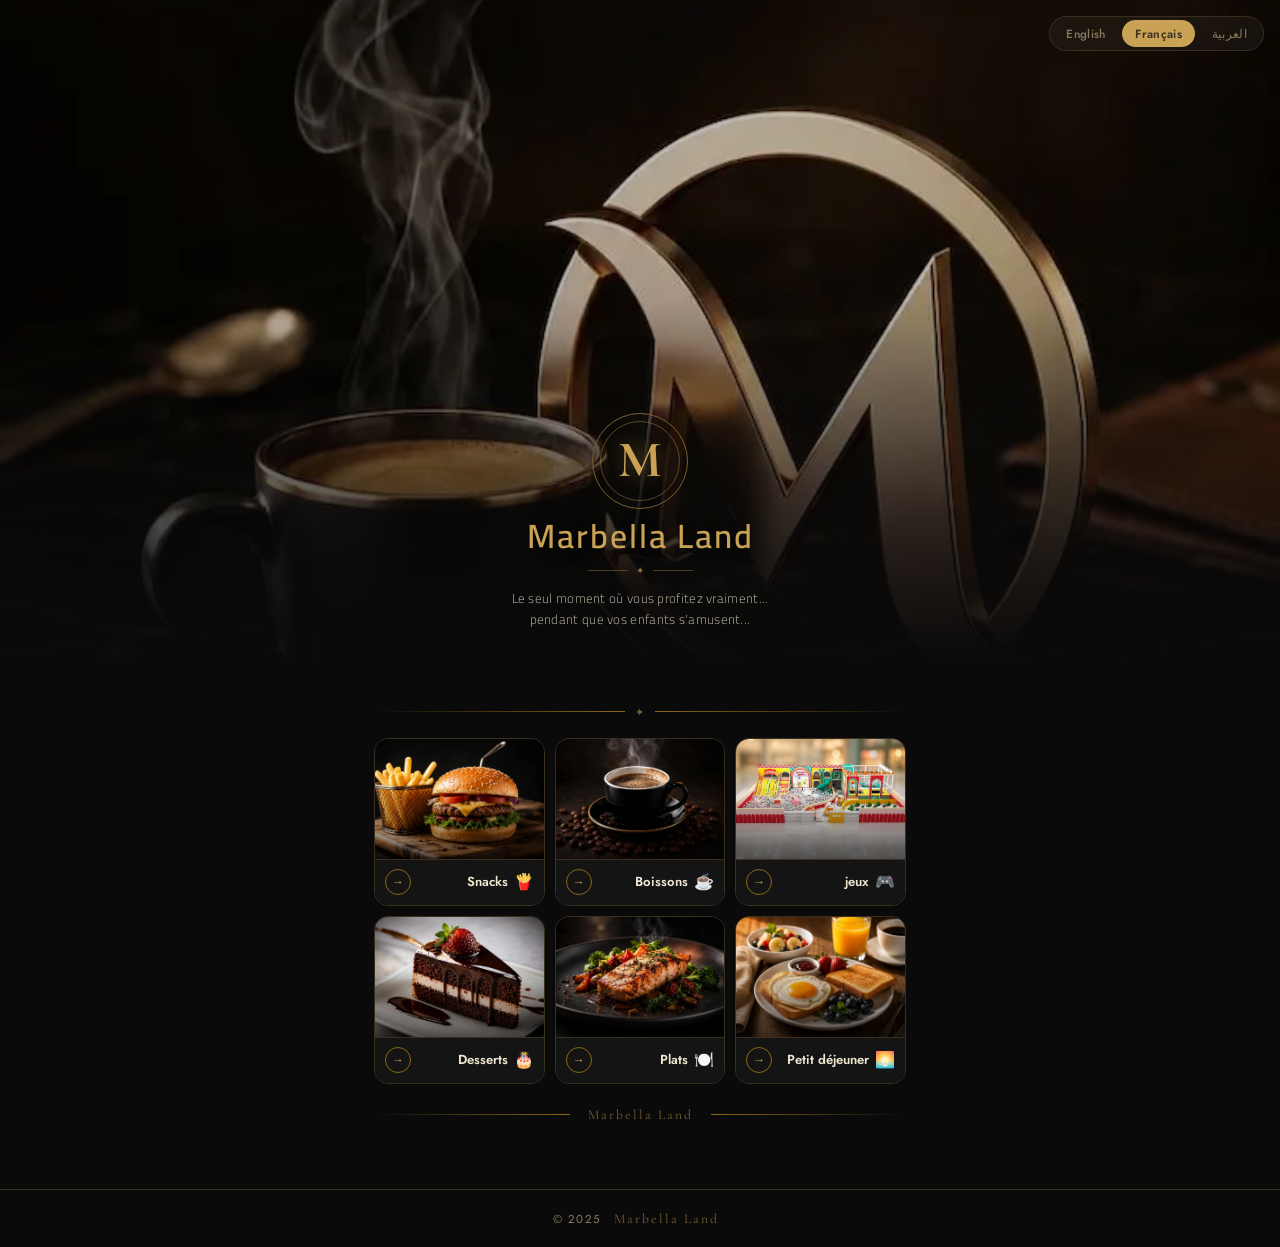
<file: index.html>
<!DOCTYPE html>
<html lang="ar" dir="rtl">
<head>
  <meta charset="UTF-8" />
  <meta name="viewport" content="width=device-width, initial-scale=1.0" />
  <title>Marbella Land — Menu</title>
  <meta name="description" content="Digital menu — Marbella Land" />
  <link rel="stylesheet" href="style.css" />
  <link rel="icon" href="images/favicon.svg" type="image/svg+xml" />
  <style>
    /* Google Fonts preconnect */
    @import url('https://fonts.googleapis.com/css2?family=Cormorant+Garamond:wght@400;600;700&family=Cairo:wght@400;600;700&family=Jost:wght@300;400;500;600&display=swap');
  </style>
</head>
<body dir="rtl">

  <!-- ── HERO HEADER ── -->
  <header class="hero-header">
    <!-- Background layer -->
    <div class="hero-bg" id="hero-bg"></div>  

    <!-- Language switcher -->
    <div class="hero-lang-row">
      <div class="lang-switcher" role="group" aria-label="Language">
        <button class="lang-btn" data-lang="en">English</button>
        <button class="lang-btn" data-lang="fr">Français</button>
        <button class="lang-btn active" data-lang="ar">العربية</button>
      </div>
    </div>

    <!-- Brand content -->
    <div class="hero-content">
      <!-- Logo injected by JS from brand.js -->
      <div id="logo-slot"></div>

      <h1 class="brand-name" data-brand="name">Marbella Land</h1>

      <div class="brand-rule">✦</div>

      <p class="brand-tagline" data-brand="tagline">
        اللحظة الوحيدة التي تستمتع فيها حقاً... بينما يلهو أطفالك...
      </p>
    </div>
  </header>

  <!-- ── MAIN ── -->
  <main class="main">
    <div class="ornament">✦</div>

    <div class="categories-grid" id="categories-grid" role="list">
      <!-- Rendered by script.js -->
    </div>

    <div class="ornament" style="margin-top:22px">
      <span class="footer-brand" data-brand="name">Marbella Land</span>
    </div>
  </main>

  <footer class="footer">
    © <span data-brand="year">2025</span>
    <span class="footer-brand" data-brand="name">Marbella Land</span>
  </footer>

  <script src="brand.js"></script>
  <script src="products.js"></script>
  <script src="script.js"></script>
</body>
</html>
</file>
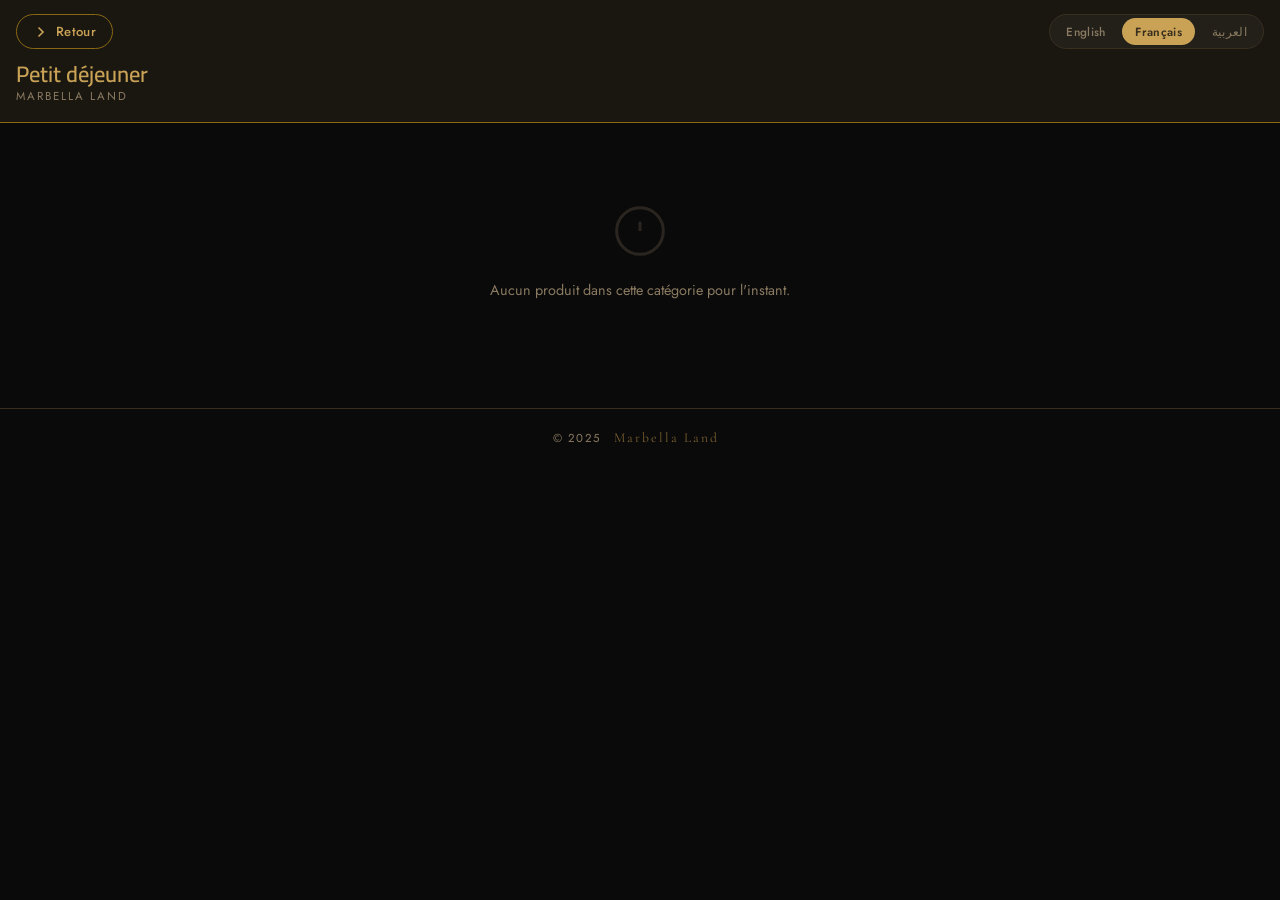
<file: breakfast.html>
<!DOCTYPE html>
<html lang="ar" dir="rtl">
<head>
  <meta charset="UTF-8" />
  <meta name="viewport" content="width=device-width, initial-scale=1.0" />
  <title>Marbella Land — Breakfast</title>
  <link rel="stylesheet" href="style.css" />
  <link rel="icon" href="images/favicon.svg" type="image/svg+xml" />
</head>
<body dir="rtl">

  <header class="inner-header">
    <div class="inner-header-top">
      <button class="back-btn" id="back-btn" aria-label="Back">
        <svg width="16" height="16" viewBox="0 0 24 24" fill="none" stroke="currentColor" stroke-width="2.5" stroke-linecap="round">
          <polyline points="15 18 9 12 15 6"/>
        </svg>
        <span class="back-label">العودة</span>
      </button>
      <div class="lang-switcher" role="group" aria-label="Language">
        <button class="lang-btn" data-lang="en">English</button>
        <button class="lang-btn" data-lang="fr">Français</button>
        <button class="lang-btn active" data-lang="ar">العربية</button>
      </div>
    </div>
    <p class="page-title" data-i18n="breakfast">فطور صباح</p>
    <p class="page-brand" data-brand="name">Marbella Land</p>
  </header>

  <main class="main">
    <div class="products-grid" id="products-grid" data-category="breakfast" role="list">
      <!-- Rendered by script.js -->
    </div>
  </main>

  <footer class="footer">
    © <span data-brand="year">2025</span>
    <span class="footer-brand" data-brand="name">Marbella Land</span>
  </footer>

  <script src="brand.js"></script>
  <script src="products.js"></script>
  <script src="script.js"></script>
</body>
</html>
</file>
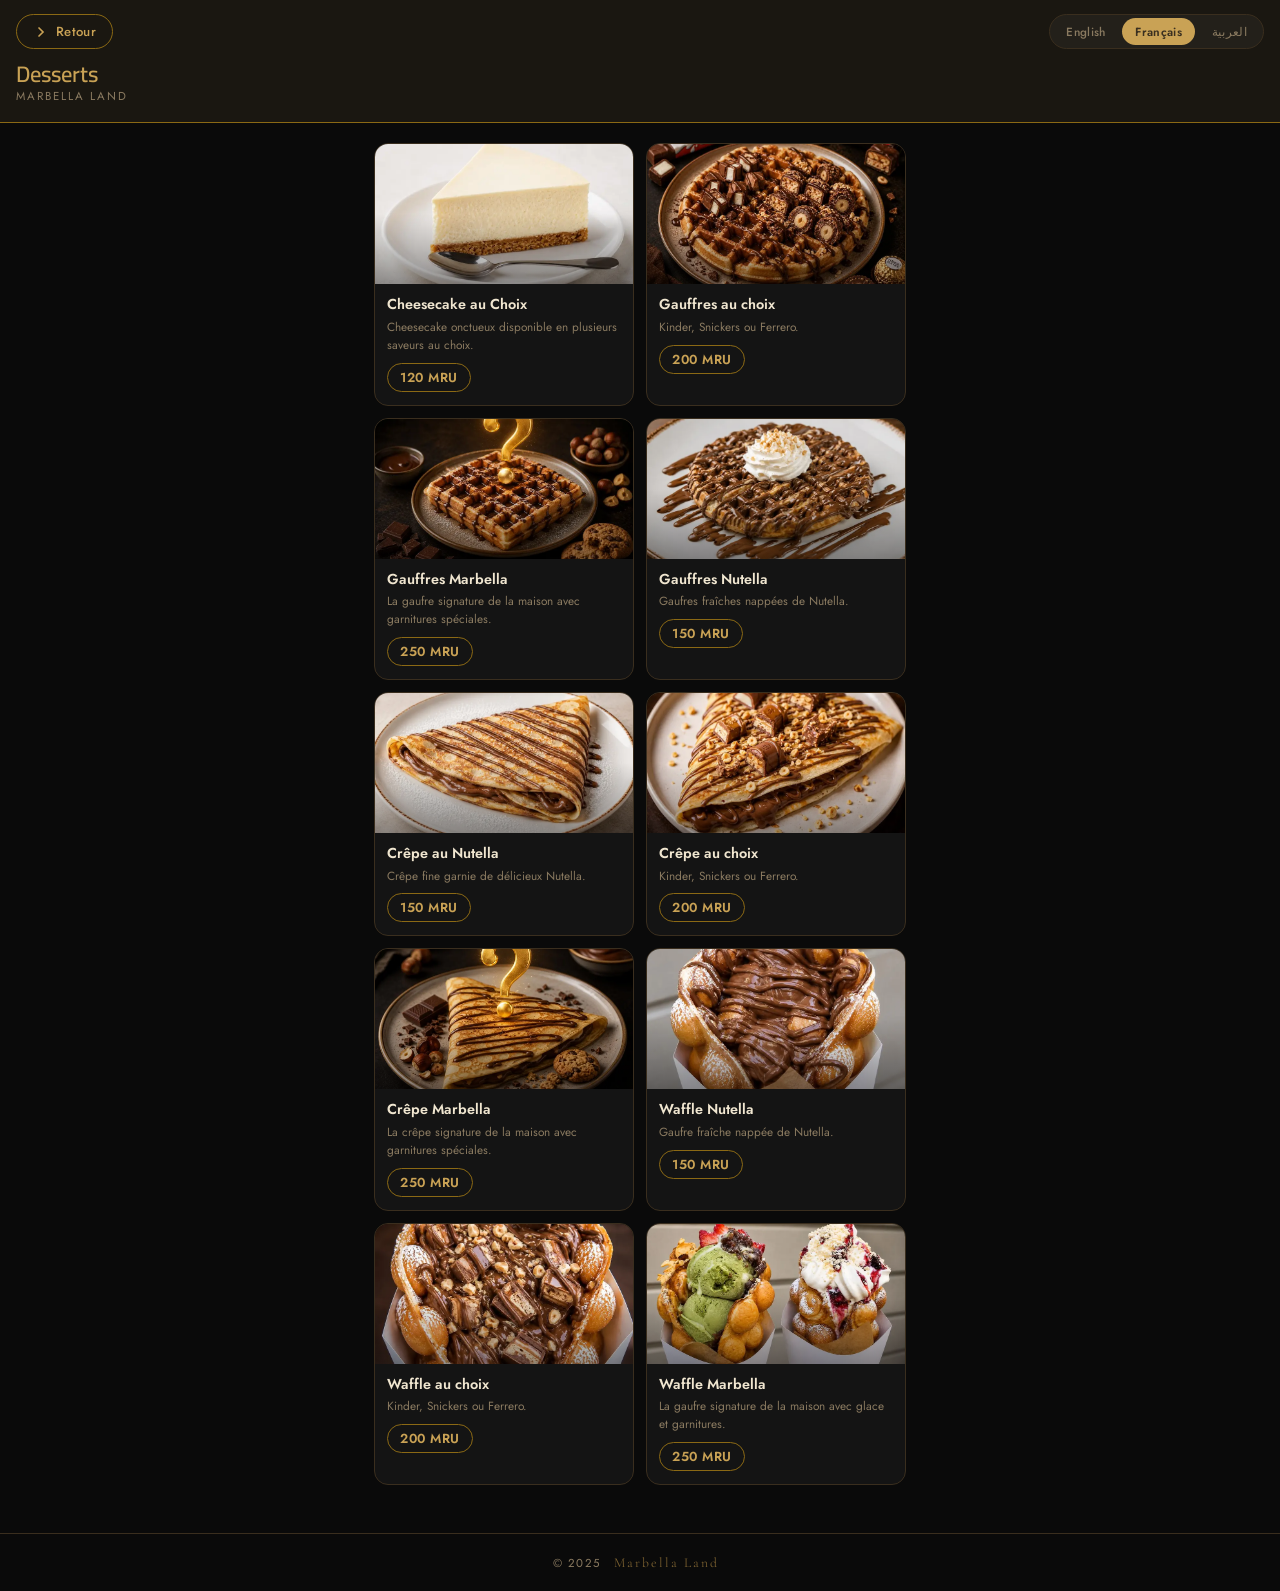
<file: desserts.html>
<!DOCTYPE html>
<html lang="ar" dir="rtl">
<head>
  <meta charset="UTF-8" />
  <meta name="viewport" content="width=device-width, initial-scale=1.0" />
  <title>Marbella Land — Desserts</title>
  <link rel="stylesheet" href="style.css" />
  <link rel="icon" href="images/favicon.svg" type="image/svg+xml" />
</head>
<body dir="rtl">

  <header class="inner-header">
    <div class="inner-header-top">
      <button class="back-btn" id="back-btn" aria-label="Back">
        <svg width="16" height="16" viewBox="0 0 24 24" fill="none" stroke="currentColor" stroke-width="2.5" stroke-linecap="round">
          <polyline points="15 18 9 12 15 6"/>
        </svg>
        <span class="back-label">العودة</span>
      </button>
      <div class="lang-switcher" role="group" aria-label="Language">
        <button class="lang-btn" data-lang="en">English</button>
        <button class="lang-btn" data-lang="fr">Français</button>
        <button class="lang-btn active" data-lang="ar">العربية</button>
      </div>
    </div>
    <p class="page-title" data-i18n="desserts">تحلية</p>
    <p class="page-brand" data-brand="name">Marbella Land</p>
  </header>

  <main class="main">
    <div class="products-grid" id="products-grid" data-category="desserts" role="list">
      <!-- Rendered by script.js -->
    </div>
  </main>

  <footer class="footer">
    © <span data-brand="year">2025</span>
    <span class="footer-brand" data-brand="name">Marbella Land</span>
  </footer>

  <script src="brand.js"></script>
  <script src="products.js"></script>
  <script src="script.js"></script>
</body>
</html>
</file>
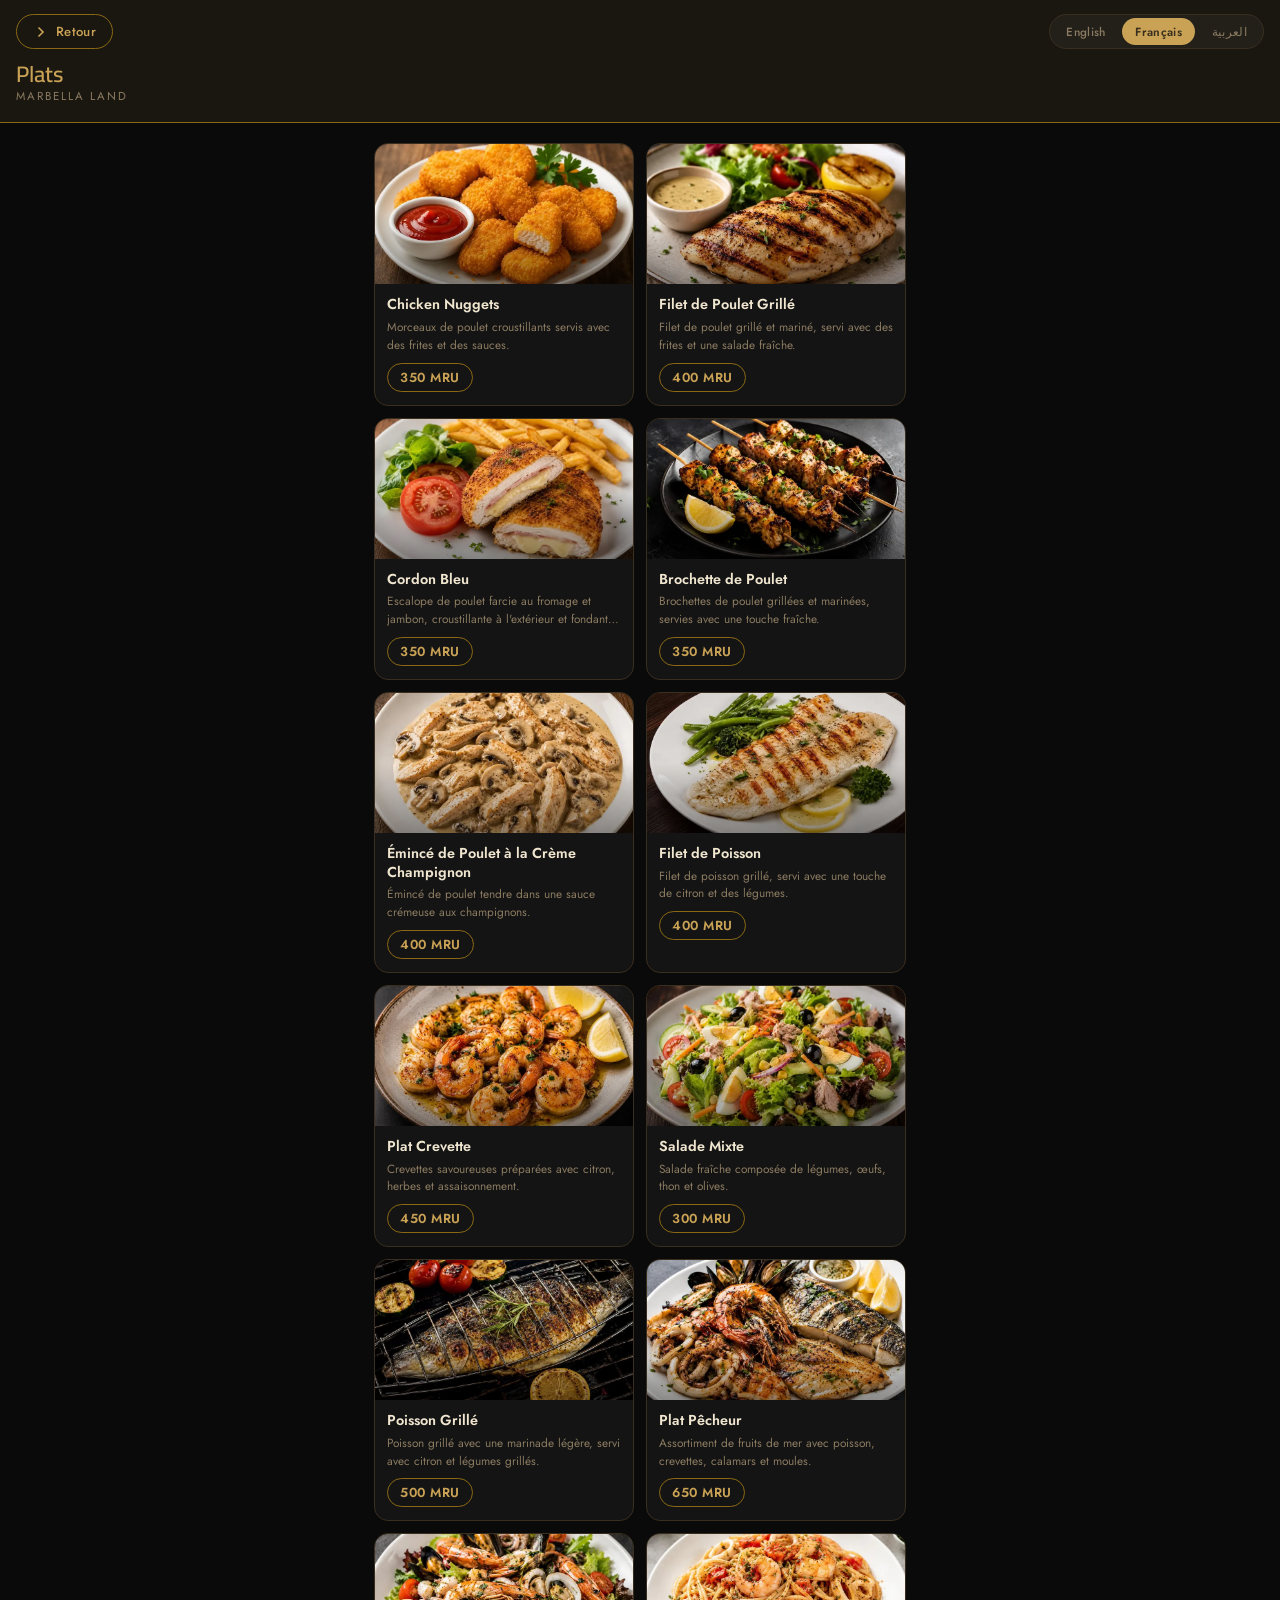
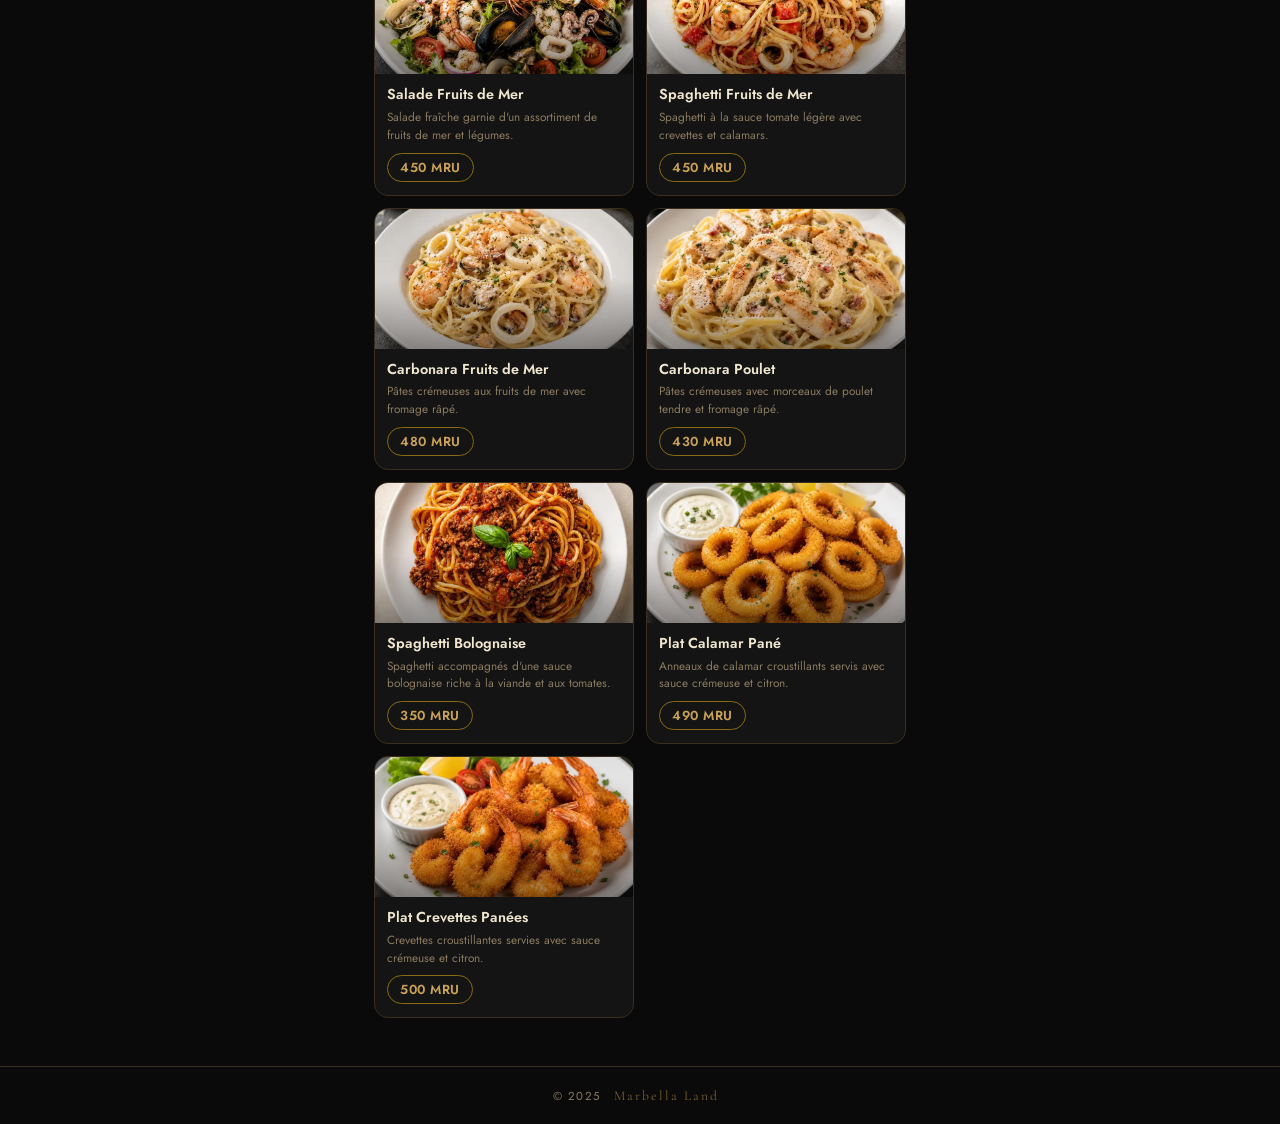
<file: dishes.html>
<!DOCTYPE html>
<html lang="ar" dir="rtl">
<head>
  <meta charset="UTF-8" />
  <meta name="viewport" content="width=device-width, initial-scale=1.0" />
  <title>Marbella Land — Dishes</title>
  <link rel="stylesheet" href="style.css" />
  <link rel="icon" href="images/favicon.svg" type="image/svg+xml" />
</head>
<body dir="rtl">

  <header class="inner-header">
    <div class="inner-header-top">
      <button class="back-btn" id="back-btn" aria-label="Back">
        <svg width="16" height="16" viewBox="0 0 24 24" fill="none" stroke="currentColor" stroke-width="2.5" stroke-linecap="round">
          <polyline points="15 18 9 12 15 6"/>
        </svg>
        <span class="back-label">العودة</span>
      </button>
      <div class="lang-switcher" role="group" aria-label="Language">
        <button class="lang-btn" data-lang="en">English</button>
        <button class="lang-btn" data-lang="fr">Français</button>
        <button class="lang-btn active" data-lang="ar">العربية</button>
      </div>
    </div>
    <p class="page-title" data-i18n="dishes">الأطباق</p>
    <p class="page-brand" data-brand="name">Marbella Land</p>
  </header>

  <main class="main">
    <div class="products-grid" id="products-grid" data-category="dishes" role="list">
      <!-- Rendered by script.js -->
    </div>
  </main>

  <footer class="footer">
    © <span data-brand="year">2025</span>
    <span class="footer-brand" data-brand="name">Marbella Land</span>
  </footer>

  <script src="brand.js"></script>
  <script src="products.js"></script>
  <script src="script.js"></script>
</body>
</html>
</file>
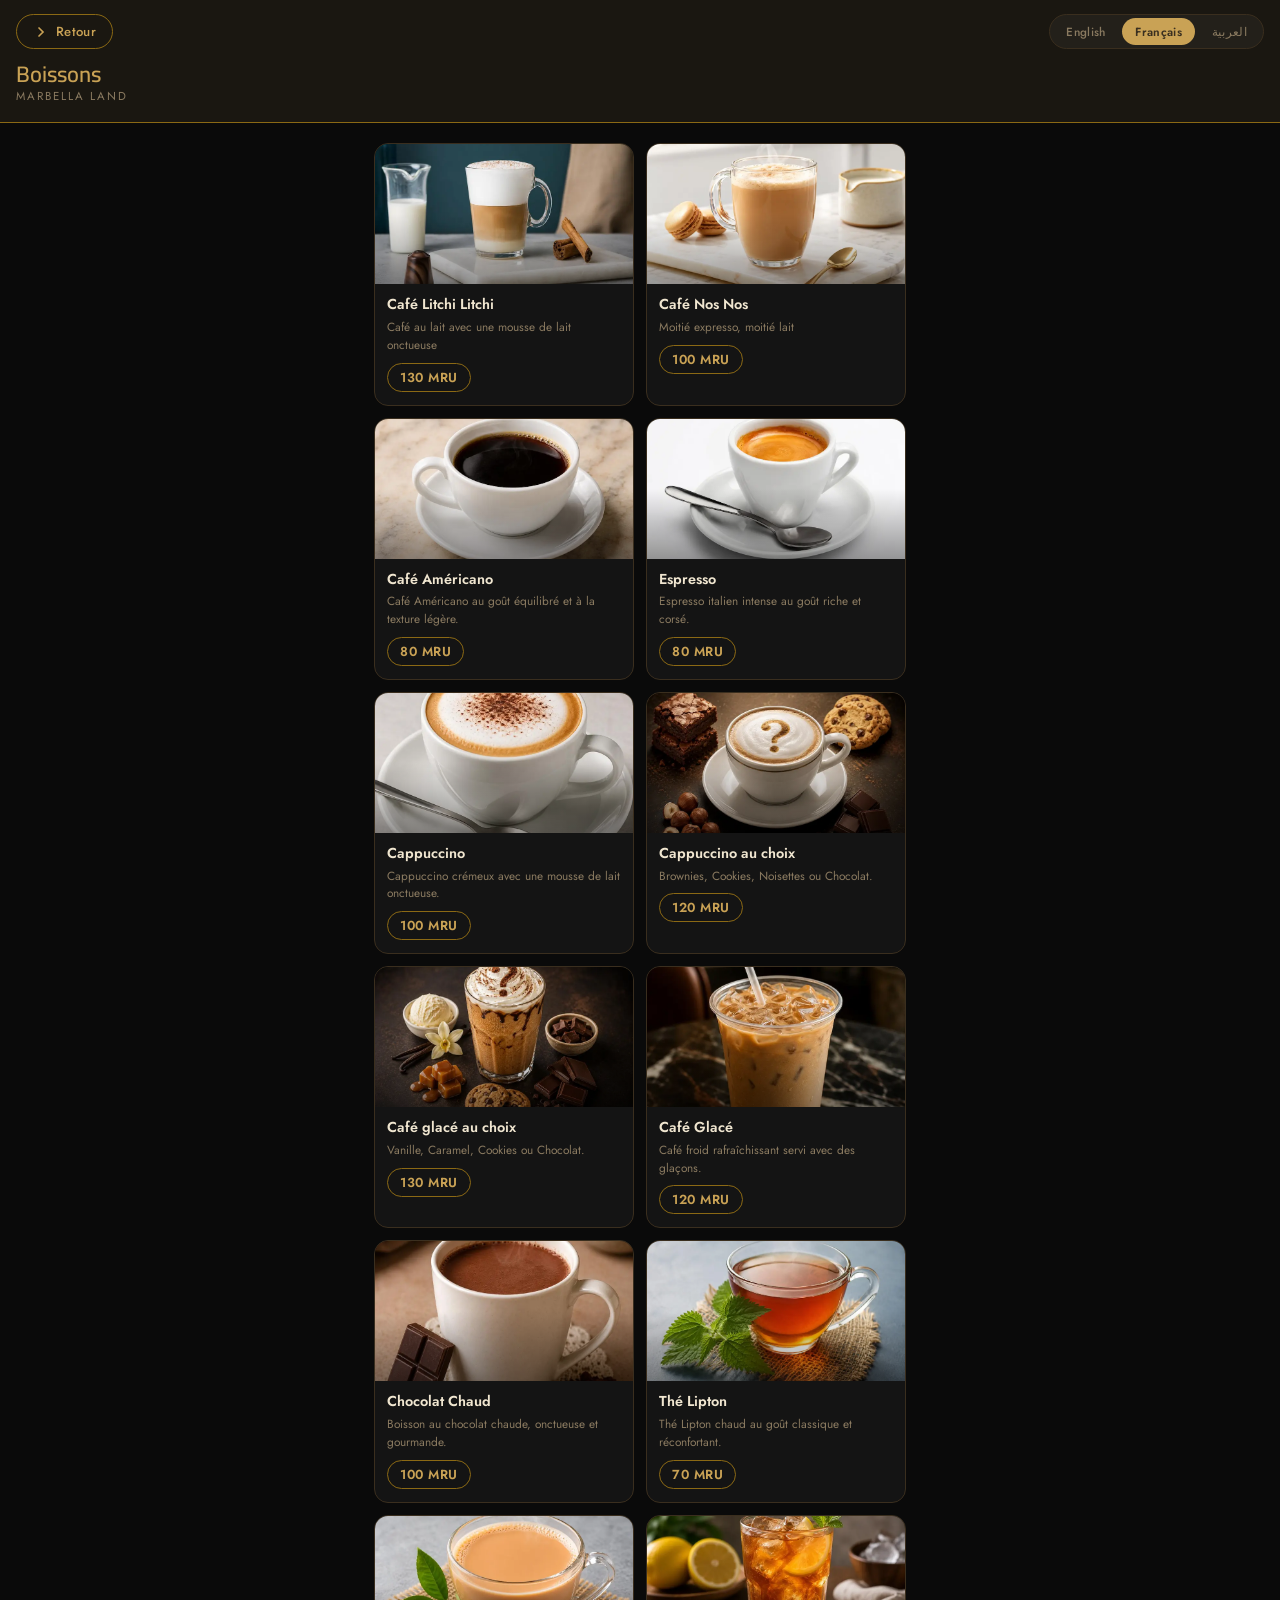
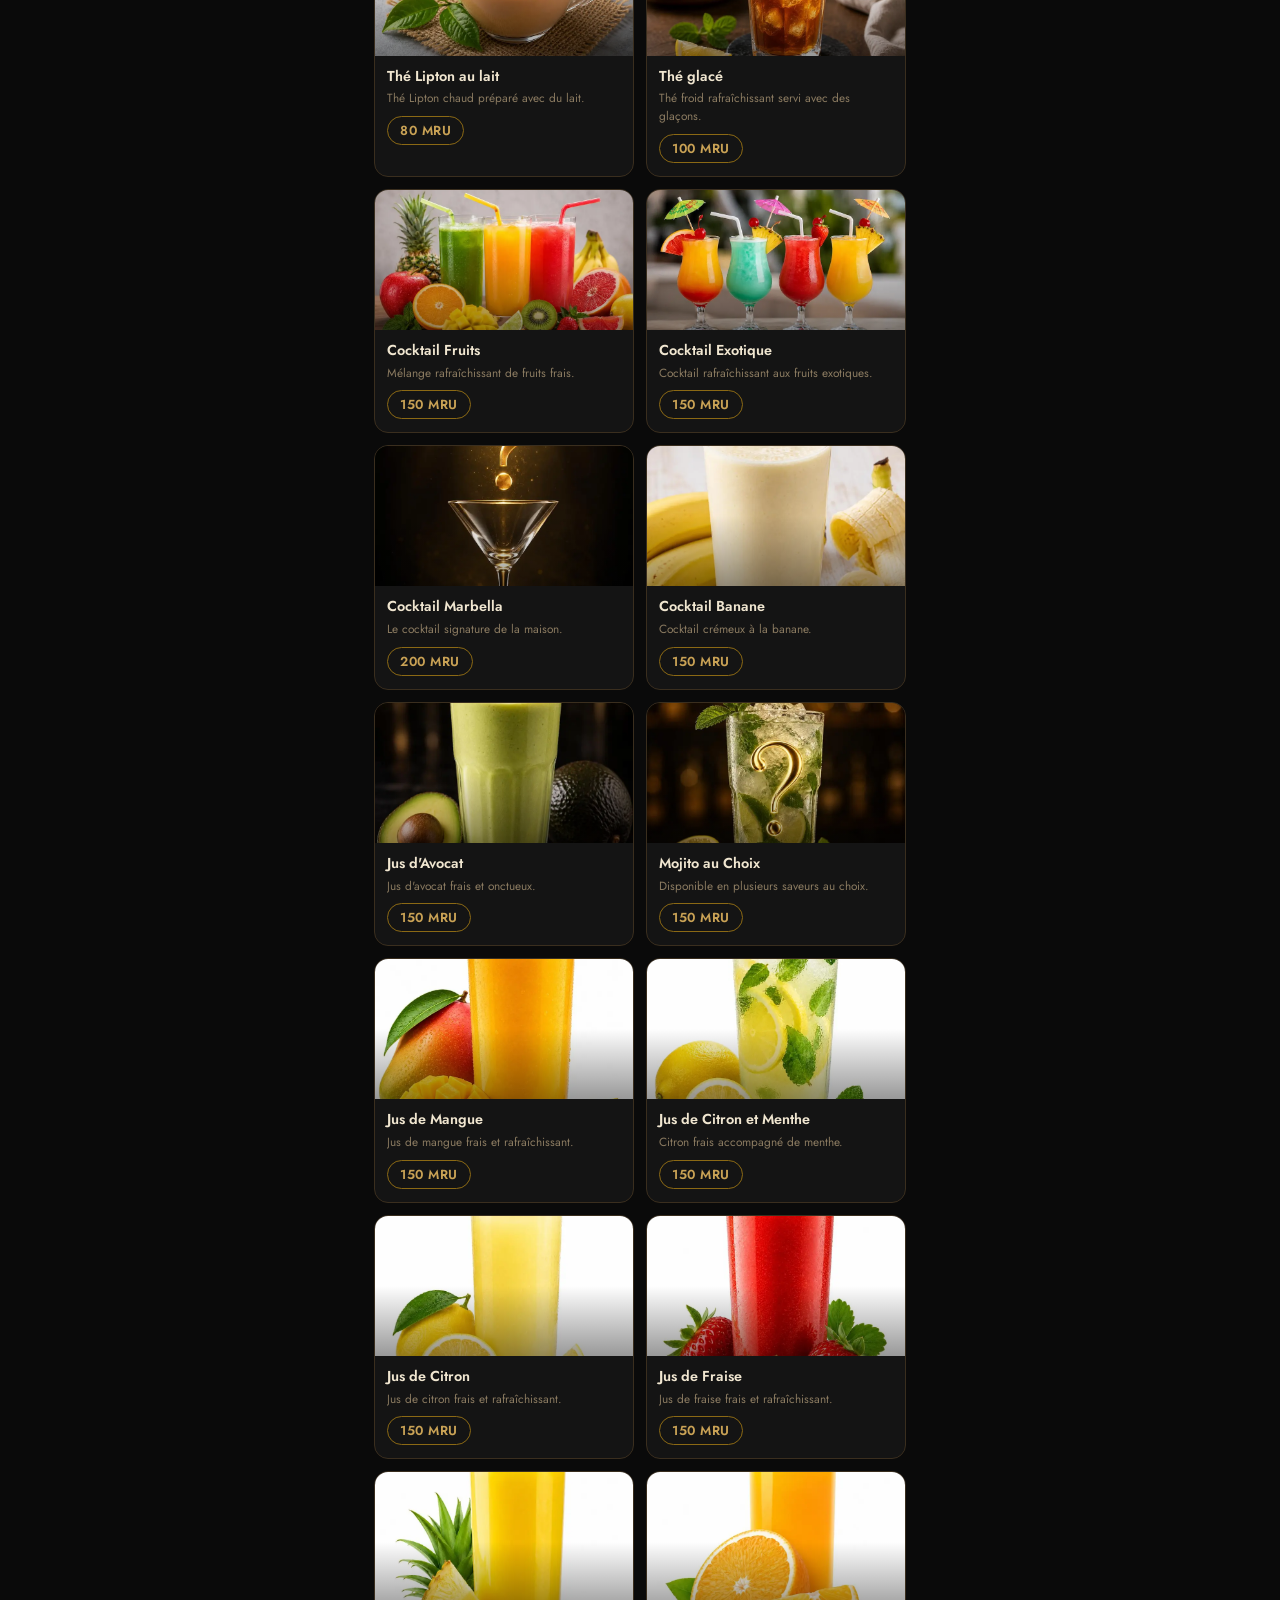
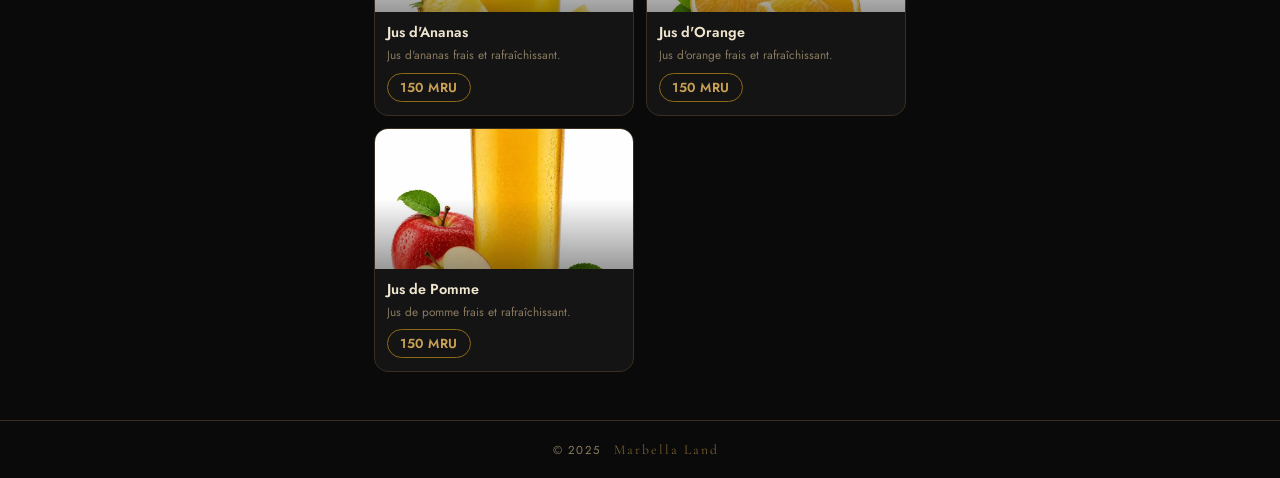
<file: drinks.html>
<!DOCTYPE html>
<html lang="ar" dir="rtl">
<head>
  <meta charset="UTF-8" />
  <meta name="viewport" content="width=device-width, initial-scale=1.0" />
  <title>Marbella Land — Drinks</title>
  <link rel="stylesheet" href="style.css" />
  <link rel="icon" href="images/favicon.svg" type="image/svg+xml" />
</head>
<body dir="rtl">

  <header class="inner-header">
    <div class="inner-header-top">
      <button class="back-btn" id="back-btn" aria-label="Back">
        <svg width="16" height="16" viewBox="0 0 24 24" fill="none" stroke="currentColor" stroke-width="2.5" stroke-linecap="round">
          <polyline points="15 18 9 12 15 6"/>
        </svg>
        <span class="back-label">العودة</span>
      </button>
      <div class="lang-switcher" role="group" aria-label="Language">
        <button class="lang-btn" data-lang="en">English</button>
        <button class="lang-btn" data-lang="fr">Français</button>
        <button class="lang-btn active" data-lang="ar">العربية</button>
      </div>
    </div>
    <p class="page-title" data-i18n="drinks">مشروبات</p>
    <p class="page-brand" data-brand="name">Marbella Land</p>
  </header>

  <main class="main">
    <div class="products-grid" id="products-grid" data-category="drinks" role="list">
      <!-- Rendered by script.js -->
    </div>
  </main>

  <footer class="footer">
    © <span data-brand="year">2025</span>
    <span class="footer-brand" data-brand="name">Marbella Land</span>
  </footer>

  <script src="brand.js"></script>
  <script src="products.js"></script>
  <script src="script.js"></script>
</body>
</html>
</file>
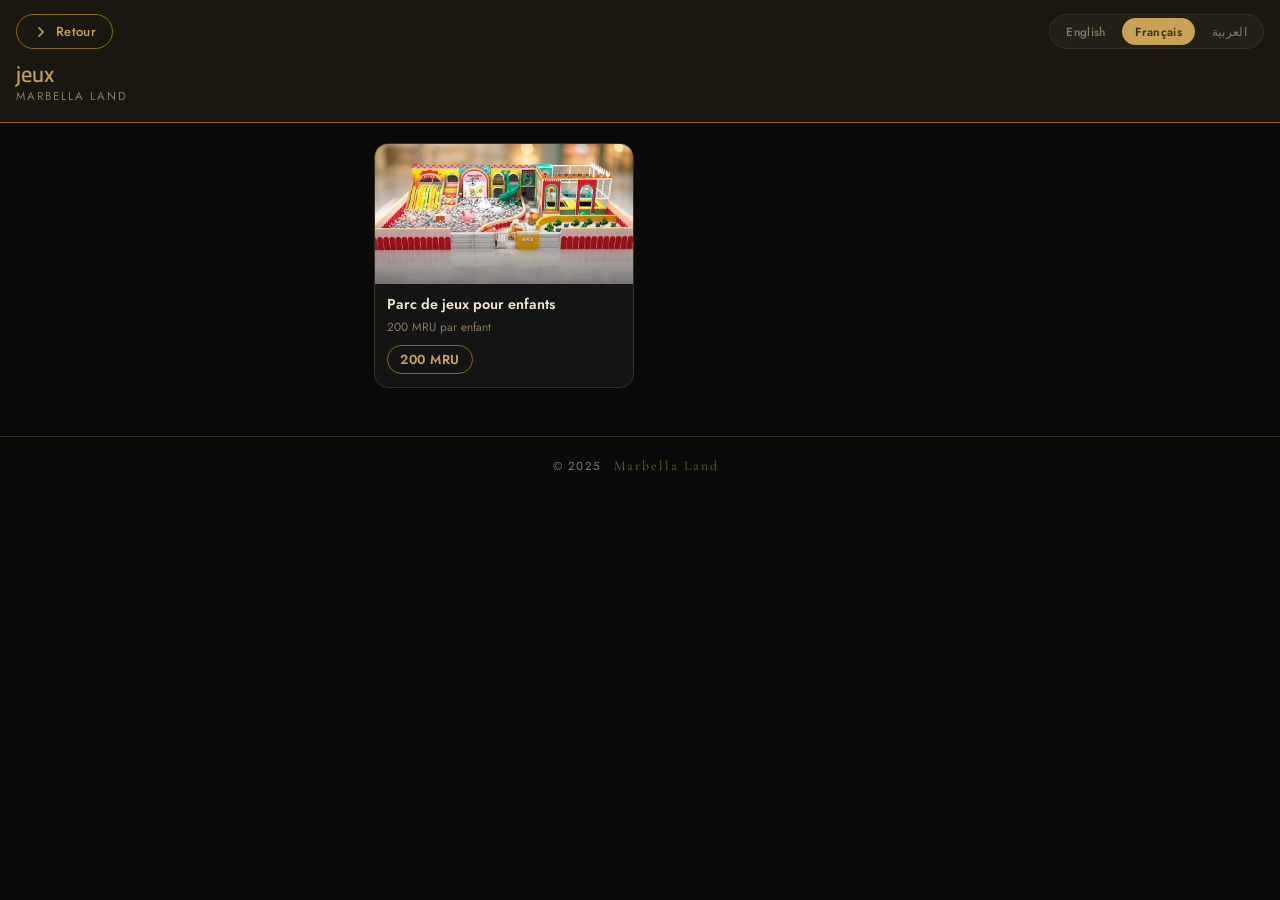
<file: games.html>
<!DOCTYPE html>
<html lang="ar" dir="rtl">
<head>
  <meta charset="UTF-8" />
  <meta name="viewport" content="width=device-width, initial-scale=1.0" />
  <title>Marbella Land — games</title>
  <link rel="stylesheet" href="style.css" />
  <link rel="icon" href="images/favicon.svg" type="image/svg+xml" />
</head>
<body dir="rtl">

  <header class="inner-header">
    <div class="inner-header-top">
      <button class="back-btn" id="back-btn" aria-label="Back">
        <svg width="16" height="16" viewBox="0 0 24 24" fill="none" stroke="currentColor" stroke-width="2.5" stroke-linecap="round">
          <polyline points="15 18 9 12 15 6"/>
        </svg>
        <span class="back-label">العودة</span>
      </button>
      <div class="lang-switcher" role="group" aria-label="Language">
        <button class="lang-btn" data-lang="en">English</button>
        <button class="lang-btn" data-lang="fr">Français</button>
        <button class="lang-btn active" data-lang="ar">العربية</button>
      </div>
    </div>
    <p class="page-title" data-i18n="games">شيشة</p>
    <p class="page-brand" data-brand="name">Marbella Land</p>
  </header>

  <main class="main">
    <div class="products-grid" id="products-grid" data-category="games" role="list">
      <!-- Rendered by script.js -->
    </div>
  </main>

  <footer class="footer">
    © <span data-brand="year">2025</span>
    <span class="footer-brand" data-brand="name">Marbella Land</span>
  </footer>

  <script src="brand.js"></script>
  <script src="products.js"></script>
  <script src="script.js"></script>
</body>
</html>
</file>
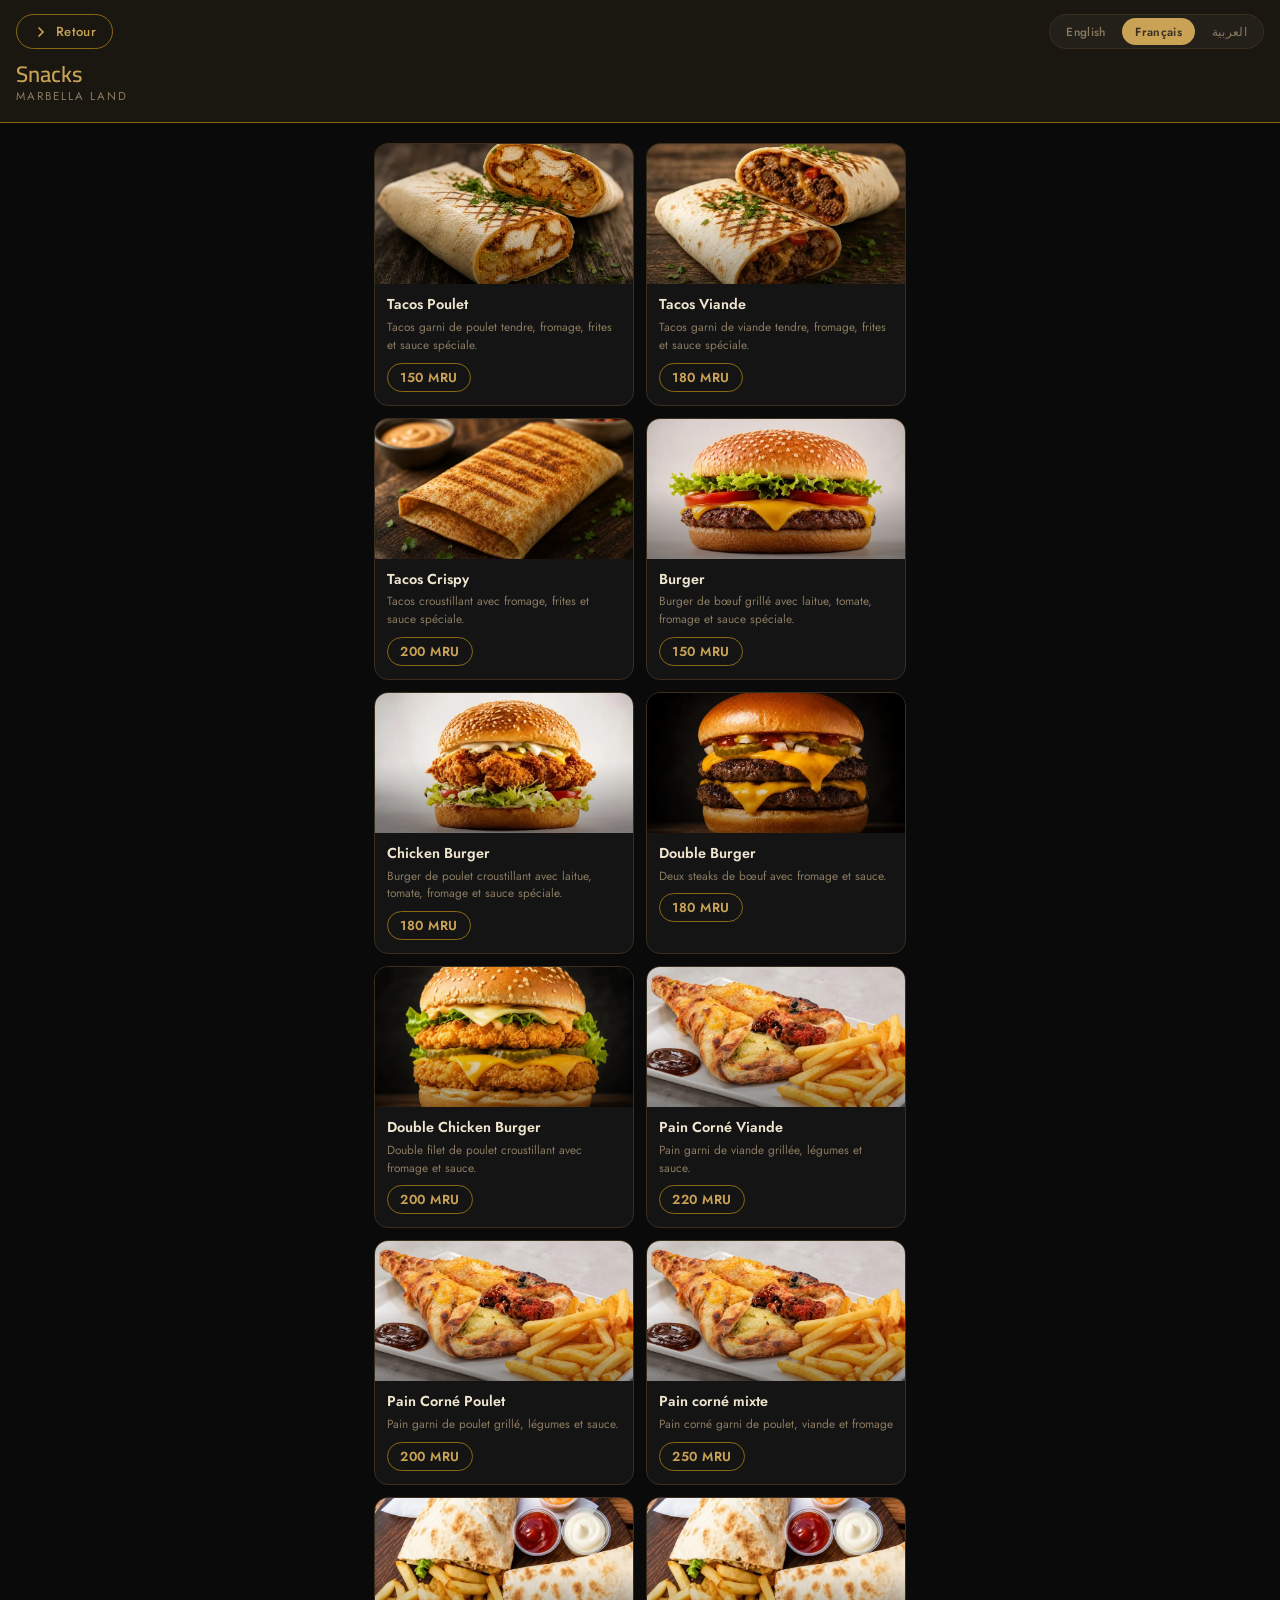
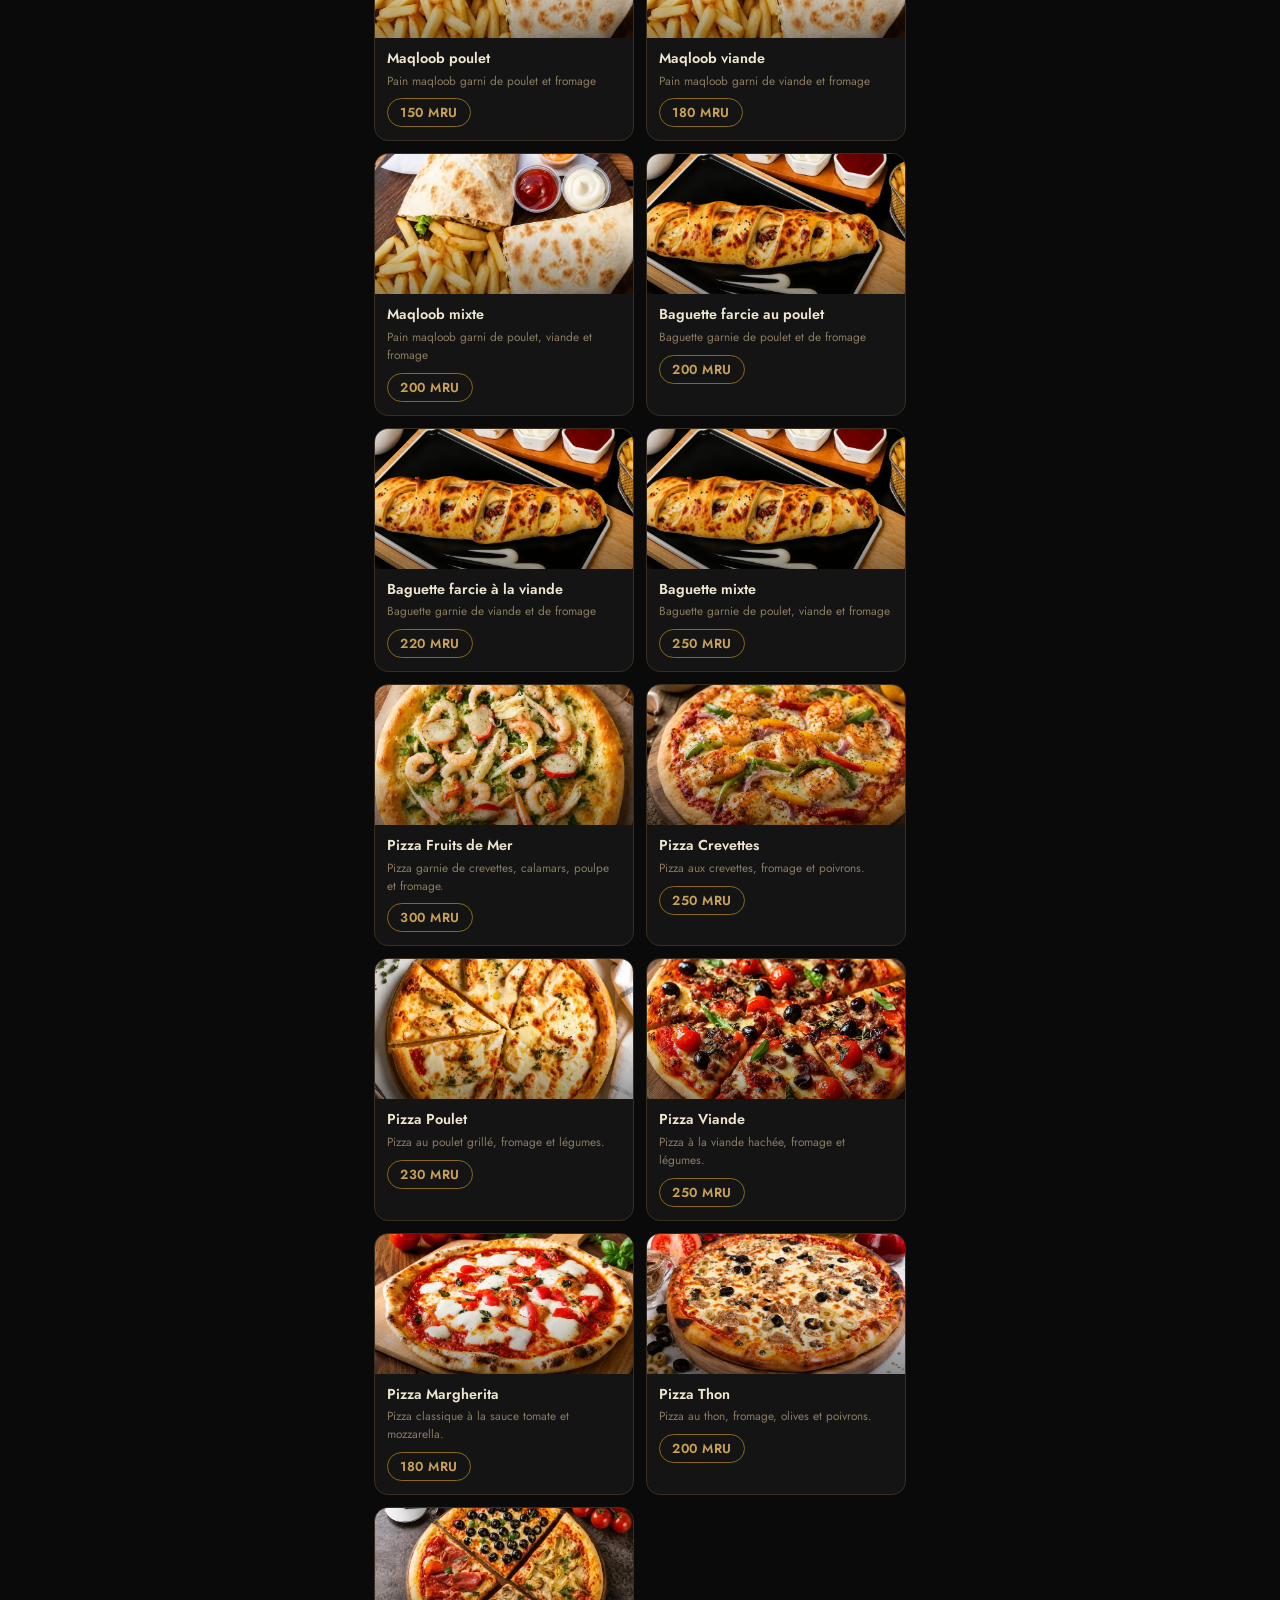
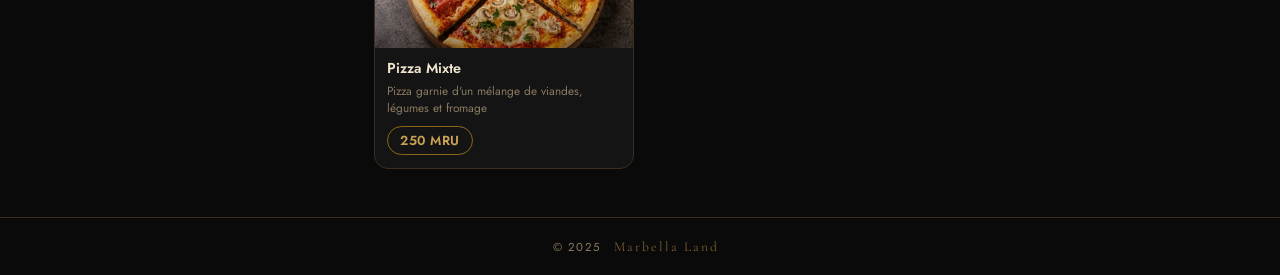
<file: snacks.html>
<!DOCTYPE html>
<html lang="ar" dir="rtl">
<head>
  <meta charset="UTF-8" />
  <meta name="viewport" content="width=device-width, initial-scale=1.0" />
  <title>Marbella Land — Snacks</title>
  <link rel="stylesheet" href="style.css" />
  <link rel="icon" href="images/favicon.svg" type="image/svg+xml" />
</head>
<body dir="rtl">

  <header class="inner-header">
    <div class="inner-header-top">
      <button class="back-btn" id="back-btn" aria-label="Back">
        <svg width="16" height="16" viewBox="0 0 24 24" fill="none" stroke="currentColor" stroke-width="2.5" stroke-linecap="round">
          <polyline points="15 18 9 12 15 6"/>
        </svg>
        <span class="back-label">العودة</span>
      </button>
      <div class="lang-switcher" role="group" aria-label="Language">
        <button class="lang-btn" data-lang="en">English</button>
        <button class="lang-btn" data-lang="fr">Français</button>
        <button class="lang-btn active" data-lang="ar">العربية</button>
      </div>
    </div>
    <p class="page-title" data-i18n="snacks">سناك</p>
    <p class="page-brand" data-brand="name">Marbella Land</p>
  </header>

  <main class="main">
    <div class="products-grid" id="products-grid" data-category="snacks" role="list">
      <!-- Rendered by script.js -->
    </div>
  </main>

  <footer class="footer">
    © <span data-brand="year">2025</span>
    <span class="footer-brand" data-brand="name">Marbella Land</span>
  </footer>

  <script src="brand.js"></script>
  <script src="products.js"></script>
  <script src="script.js"></script>
</body>
</html>
</file>
<file: style.css>
/* ============================================================
   MARBELLA LAND — style.css
   All color/font tokens come from brand.js via CSS variables
   set in script.js. Edit brand.js, not this file.
   ============================================================ */

@import url('https://fonts.googleapis.com/css2?family=Cormorant+Garamond:wght@400;600;700&family=Cairo:wght@400;600;700&family=Jost:wght@300;400;500;600&display=swap');

/* ── CSS Variables (overridden at runtime from brand.js) ── */
:root {
  --bg:           #0A0A0A;
  --bg-card:      #141414;
  --bg-card-hover:#1C1A16;
  --surface:      #1A1711;
  --border:       #3A2E1E;
  --border-gold:  #8B6914;
  --gold:         #C9A255;
  --gold-light:   #E4C47A;
  --gold-dim:     #7A6030;
  --text:         #F0E6D0;
  --text-muted:   #8A7A60;
  --text-dark:    #3A3020;
  --overlay:      rgba(0,0,0,0.55);

  --font-display: 'Cormorant Garamond', serif;
  --font-ar:      'Cairo', sans-serif;
  --font-body:    'Jost', sans-serif;

  --radius-card:  14px;
  --radius-btn:   50px;
  --transition:   0.28s ease;
}

/* ── Reset ─────────────────────────────────────────────── */
*, *::before, *::after { box-sizing: border-box; margin: 0; padding: 0; }
html { scroll-behavior: smooth; }

body {
  background: var(--bg);
  color: var(--text);
  font-family: var(--font-body);
  min-height: 100vh;
  -webkit-font-smoothing: antialiased;
}
body[dir="rtl"] { font-family: var(--font-ar); }

img { display: block; width: 100%; }
a   { text-decoration: none; color: inherit; }

/* ── ═══════════════════════════════════════════════════ ── */
/*    HERO HEADER (index only)                              */
/* ── ═══════════════════════════════════════════════════ ── */

.hero-header {
  position: relative;
  min-height: 52vw;
  max-height: 420px;
  overflow: hidden;
  display: flex;
  flex-direction: column;
  align-items: center;
  justify-content: flex-end;
  padding-bottom: 36px;
}

.hero-bg {
  position: absolute;
  inset: 0;
  background-size: cover;
  background-position: center;
  background-color: #1A1208;
}

.hero-bg::after {
  content: '';
  position: absolute;
  inset: 0;
  background: var(--overlay);
}

/* Vignette bottom fade */
.hero-header::after {
  content: '';
  position: absolute;
  bottom: 0; left: 0; right: 0;
  height: 55%;
  background: linear-gradient(to top, var(--bg) 0%, transparent 100%);
  pointer-events: none;
}

/* Lang row pinned top-left */
.hero-lang-row {
  position: absolute;
  top: 16px;
  left: 16px;
  z-index: 10;
}
[dir="rtl"] .hero-lang-row { left: auto; right: 16px; }

/* ── Monogram logo ──────────────────────────────────── */
.hero-content {
  position: relative;
  z-index: 5;
  display: flex;
  flex-direction: column;
  align-items: center;
  gap: 10px;
  text-align: center;
  padding: 0 24px;
}

.monogram-wrap {
  position: relative;
  width: 96px;
  height: 96px;
  display: flex;
  align-items: center;
  justify-content: center;
}

/* Outer orbit ring */
.monogram-wrap::before {
  content: '';
  position: absolute;
  inset: 0;
  border-radius: 50%;
  border: 1.5px solid var(--gold-dim);
}

/* Inner glow */
.monogram-wrap::after {
  content: '';
  position: absolute;
  inset: 8px;
  border-radius: 50%;
  border: 1px solid var(--gold);
  opacity: 0.4;
}

.monogram-letter {
  font-family: var(--font-display);
  font-size: 3.2rem;
  font-weight: 700;
  color: var(--gold);
  line-height: 1;
  text-shadow:
    0 0 20px rgba(201,162,85,0.5),
    0 2px 4px rgba(0,0,0,0.8);
  position: relative;
  z-index: 1;
}

.logo-img-circle {
  width: 96px;
  height: 96px;
  border-radius: 50%;
  border: 2px solid var(--gold);
  overflow: hidden;
  box-shadow: 0 0 24px rgba(201,162,85,0.25);
}

.logo-img-circle img {
  width: 100%;
  height: 100%;
  object-fit: contain;
}

.brand-name {
  font-family: var(--font-display);
  font-size: 2.1rem;
  font-weight: 600;
  color: var(--gold);
  letter-spacing: 2px;
  text-shadow: 0 2px 12px rgba(0,0,0,0.7);
  line-height: 1;
}

[dir="rtl"] .brand-name { font-family: var(--font-ar); }

.brand-tagline {
  color: var(--text);
  font-size: 0.78rem;
  font-weight: 300;
  opacity: 0.8;
  max-width: 280px;
  line-height: 1.6;
  letter-spacing: 0.3px;
}

[dir="rtl"] .brand-tagline { font-family: var(--font-ar); font-size: 0.82rem; }

/* Decorative gold rule under brand name */
.brand-rule {
  display: flex;
  align-items: center;
  gap: 8px;
  color: var(--gold);
  font-size: 0.65rem;
  opacity: 0.7;
  letter-spacing: 1px;
}
.brand-rule::before,
.brand-rule::after {
  content: '';
  width: 40px;
  height: 1px;
  background: var(--gold);
  opacity: 0.5;
}

/* ── ═══════════════════════════════════════════════════ ── */
/*    INNER HEADER (category pages)                         */
/* ── ═══════════════════════════════════════════════════ ── */

.inner-header {
  background: var(--surface);
  border-bottom: 1px solid var(--border-gold);
  padding: 14px 16px 18px;
}

.inner-header-top {
  display: flex;
  align-items: center;
  justify-content: space-between;
  margin-bottom: 14px;
}

.back-btn {
  display: inline-flex;
  align-items: center;
  gap: 7px;
  background: transparent;
  border: 1px solid var(--border-gold);
  border-radius: var(--radius-btn);
  color: var(--gold);
  font-size: 0.82rem;
  font-weight: 500;
  padding: 7px 16px;
  cursor: pointer;
  transition: var(--transition);
  font-family: inherit;
  letter-spacing: 0.3px;
}
.back-btn:hover { background: rgba(201,162,85,0.08); }
[dir="rtl"] .back-btn svg { transform: scaleX(-1); }

.page-title {
  font-family: var(--font-display);
  font-size: 1.7rem;
  font-weight: 600;
  color: var(--gold);
  line-height: 1;
}
[dir="rtl"] .page-title { font-family: var(--font-ar); font-size: 1.4rem; }

.page-brand {
  font-size: 0.72rem;
  color: var(--text-muted);
  letter-spacing: 2px;
  text-transform: uppercase;
  margin-top: 3px;
}

/* ── ═══════════════════════════════════════════════════ ── */
/*    LANGUAGE SWITCHER                                     */
/* ── ═══════════════════════════════════════════════════ ── */

.lang-switcher {
  display: flex;
  gap: 4px;
  background: rgba(255,255,255,0.04);
  border: 1px solid var(--border);
  border-radius: var(--radius-btn);
  padding: 3px;
}

.lang-btn {
  border: none;
  border-radius: var(--radius-btn);
  padding: 5px 13px;
  font-size: 0.74rem;
  font-weight: 500;
  cursor: pointer;
  background: transparent;
  color: var(--text-muted);
  transition: var(--transition);
  font-family: inherit;
  white-space: nowrap;
  letter-spacing: 0.3px;
}
.lang-btn.active {
  background: var(--gold);
  color: var(--text-dark);
  font-weight: 600;
}
.lang-btn:hover:not(.active) { color: var(--gold); }

/* ── ═══════════════════════════════════════════════════ ── */
/*    MAIN LAYOUT                                           */
/* ── ═══════════════════════════════════════════════════ ── */

.main {
  padding: 20px 14px 48px;
  max-width: 560px;
  margin: 0 auto;
}

/* ── Gold ornament divider ──────────────────────────── */
.ornament {
  display: flex;
  align-items: center;
  justify-content: center;
  gap: 10px;
  margin: 18px 0;
  color: var(--gold-dim);
  font-size: 0.7rem;
  letter-spacing: 1px;
}
.ornament::before,
.ornament::after {
  content: '';
  flex: 1;
  height: 1px;
  background: linear-gradient(to right, transparent, var(--border-gold));
}
.ornament::after {
  background: linear-gradient(to left, transparent, var(--border-gold));
}

/* ── ═══════════════════════════════════════════════════ ── */
/*    CATEGORY GRID (index page)                           */
/* ── ═══════════════════════════════════════════════════ ── */

.categories-grid {
  display: grid;
  grid-template-columns: 1fr 1fr 1fr;
  gap: 10px;
}

/* Override 2-col for smaller screens */
@media (max-width: 359px) {
  .categories-grid { grid-template-columns: 1fr 1fr; }
}

.cat-card {
  border-radius: var(--radius-card);
  overflow: hidden;
  background: var(--bg-card);
  border: 1px solid var(--border);
  cursor: pointer;
  display: block;
  transition: transform var(--transition), border-color var(--transition), box-shadow var(--transition);
  position: relative;
}

.cat-card:hover {
  transform: translateY(-3px);
  border-color: var(--gold-dim);
  box-shadow: 0 8px 32px rgba(0,0,0,0.5), 0 0 0 1px rgba(201,162,85,0.15);
}

.cat-img-wrap {
  height: 120px;
  overflow: hidden;
  position: relative;
}

/* subtle darken overlay on image */
.cat-img-wrap::after {
  content: '';
  position: absolute;
  inset: 0;
  background: linear-gradient(to bottom, transparent 40%, rgba(0,0,0,0.6) 100%);
}

.cat-img-wrap img {
  height: 100%;
  width: 100%;
  object-fit: cover;
  transition: transform 0.5s ease;
}
.cat-card:hover .cat-img-wrap img { transform: scale(1.06); }

.cat-img-placeholder {
  height: 120px;
  background: linear-gradient(135deg, #1A1208, #2A1E0A);
  display: flex;
  align-items: center;
  justify-content: center;
  font-size: 2.2rem;
}

.cat-footer {
  padding: 9px 10px 10px;
  display: flex;
  align-items: center;
  justify-content: space-between;
  gap: 6px;
  background: var(--bg-card);
  border-top: 1px solid var(--border);
}

.cat-name {
  color: var(--text);
  font-size: 0.82rem;
  font-weight: 600;
  flex: 1;
  text-align: right;
}
[dir="ltr"] .cat-name { text-align: left; }
[dir="rtl"] .cat-name { text-align: right; }

.cat-icon-emoji {
  font-size: 1rem;
  line-height: 1;
  flex-shrink: 0;
}

.cat-arrow {
  width: 26px;
  height: 26px;
  border-radius: 50%;
  border: 1px solid var(--border-gold);
  color: var(--gold);
  display: flex;
  align-items: center;
  justify-content: center;
  flex-shrink: 0;
  font-size: 0.75rem;
  transition: background var(--transition), border-color var(--transition);
}
.cat-card:hover .cat-arrow {
  background: var(--gold);
  color: var(--text-dark);
  border-color: var(--gold);
}

/* ── ═══════════════════════════════════════════════════ ── */
/*    PRODUCT GRID (category pages)                        */
/* ── ═══════════════════════════════════════════════════ ── */

.products-grid {
  display: grid;
  grid-template-columns: 1fr 1fr;
  gap: 12px;
}

@media (max-width: 359px) {
  .products-grid { grid-template-columns: 1fr; }
}

.product-card {
  background: var(--bg-card);
  border-radius: var(--radius-card);
  overflow: hidden;
  border: 1px solid var(--border);
  transition: transform var(--transition), border-color var(--transition), box-shadow var(--transition);
}
.product-card:hover {
  transform: translateY(-2px);
  border-color: var(--gold-dim);
  box-shadow: 0 6px 24px rgba(0,0,0,0.4);
}

.product-img-wrap {
  height: 140px;
  overflow: hidden;
  position: relative;
  background: #1A1208;
}
.product-img-wrap::after {
  content: '';
  position: absolute;
  inset: 0;
  background: linear-gradient(to bottom, transparent 50%, rgba(0,0,0,0.4) 100%);
  pointer-events: none;
}
.product-img-wrap img {
  width: 100%;
  height: 100%;
  object-fit: cover;
  transition: transform 0.45s ease;
}
.product-card:hover .product-img-wrap img { transform: scale(1.06); }

.product-img-placeholder {
  height: 100%;
  display: flex;
  align-items: center;
  justify-content: center;
  font-size: 2.8rem;
}

.product-body {
  padding: 11px 12px 13px;
}

.product-name {
  font-size: 0.9rem;
  font-weight: 600;
  color: var(--text);
  line-height: 1.3;
  margin-bottom: 4px;
}

.product-desc {
  font-size: 0.74rem;
  color: var(--text-muted);
  line-height: 1.5;
  margin-bottom: 9px;
  display: -webkit-box;
  -webkit-line-clamp: 2;
  -webkit-box-orient: vertical;
  overflow: hidden;
}

.product-price {
  display: inline-block;
  background: transparent;
  border: 1px solid var(--border-gold);
  color: var(--gold);
  font-size: 0.82rem;
  font-weight: 600;
  padding: 4px 12px;
  border-radius: var(--radius-btn);
  letter-spacing: 0.5px;
}

/* ── Empty state ────────────────────────────────────── */
.empty-state {
  grid-column: 1 / -1;
  text-align: center;
  padding: 60px 20px;
  color: var(--text-muted);
  font-size: 0.9rem;
}
.empty-state svg { margin: 0 auto 16px; opacity: 0.25; }

/* ── ═══════════════════════════════════════════════════ ── */
/*    FOOTER                                               */
/* ── ═══════════════════════════════════════════════════ ── */

.footer {
  text-align: center;
  padding: 20px;
  font-size: 0.72rem;
  color: var(--text-muted);
  border-top: 1px solid var(--border);
  letter-spacing: 1.5px;
}

.footer-brand {
  color: var(--gold-dim);
  font-family: var(--font-display);
  font-size: 0.85rem;
  letter-spacing: 2px;
  display: inline-block;
  margin: 0 8px;
}

/* ── Scrollbar ──────────────────────────────────────── */
::-webkit-scrollbar { width: 5px; }
::-webkit-scrollbar-track { background: var(--bg); }
::-webkit-scrollbar-thumb { background: var(--border-gold); border-radius: 3px; }

/* ── Reduced motion ──────────────────────────────────── */
@media (prefers-reduced-motion: reduce) {
  *, *::before, *::after { transition: none !important; animation: none !important; }
}
</file>
